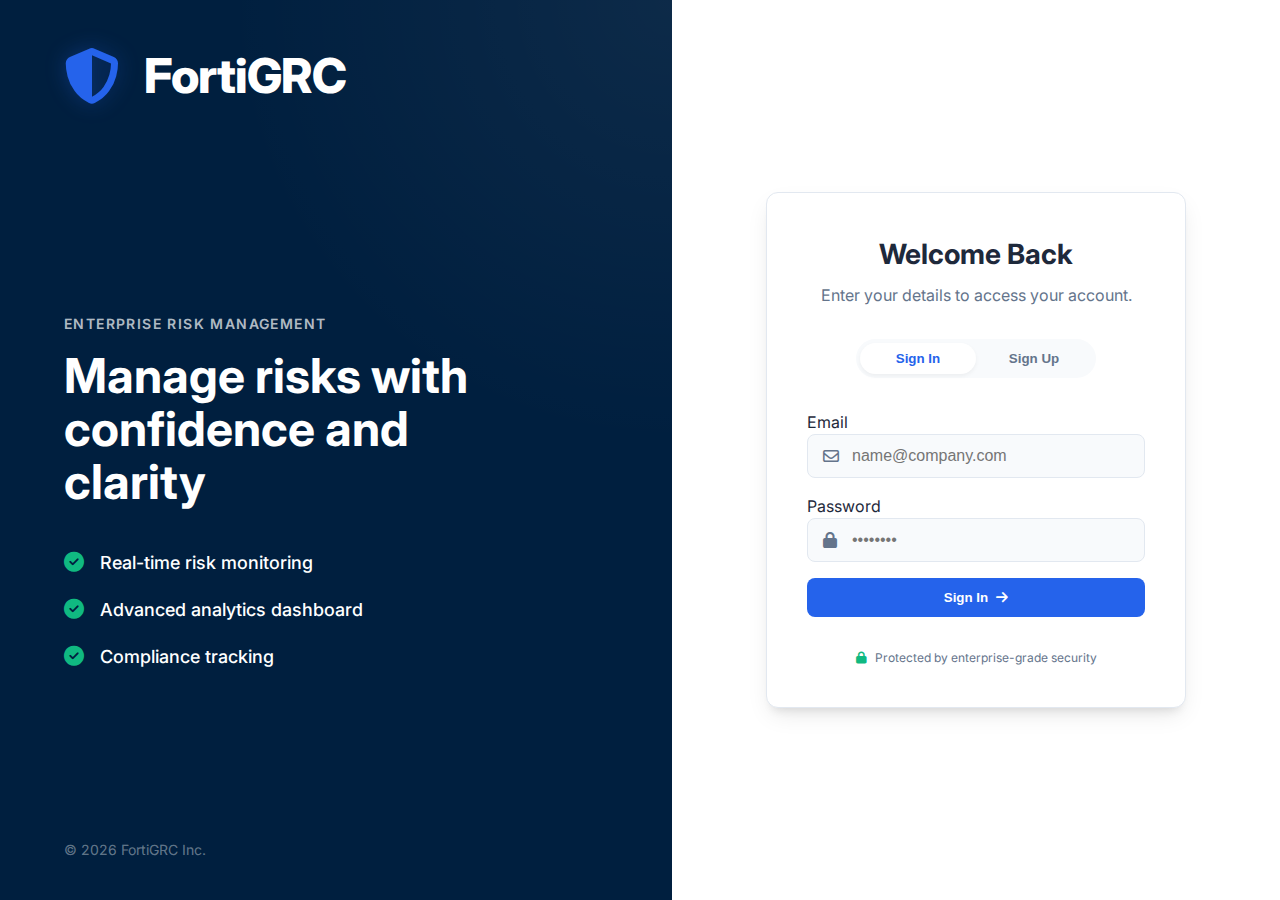
<file: assessments.html>
<!DOCTYPE html>
<html lang="en">

<head>
    <meta charset="UTF-8">
    <meta name="viewport" content="width=device-width, initial-scale=1.0">
    <title>Audit Workbench - FortiGRC</title>
    <link rel="stylesheet" href="https://cdnjs.cloudflare.com/ajax/libs/font-awesome/6.4.0/css/all.min.css">
    <link rel="stylesheet" href="css/styles.css">
    <link href="https://fonts.googleapis.com/css2?family=Inter:wght@400;500;600;700&display=swap" rel="stylesheet">
</head>

<body class="dash-body">

    <div class="app-shell">

        <!-- Sidebar -->
        <aside class="sidebar" id="sidebar">
            <div class="sidebar-header">
                <i class="fa-solid fa-shield-halved" style="color: var(--primary-color); margin-right: 10px;"></i>
                <span>FortiGRC</span>
            </div>

            <nav class="sidebar-nav">
                <a href="dashboard.html" class="nav-link">
                    <i class="fa-solid fa-border-all"></i> Dashboard
                </a>
                <a href="compliance.html" class="nav-link">
                    <i class="fa-solid fa-book"></i> Compliance
                </a>
                <a href="assessments.html" class="nav-link active">
                    <i class="fa-solid fa-clipboard-check"></i> Audit
                </a>
                <a href="risks.html" class="nav-link">
                    <i class="fa-solid fa-triangle-exclamation"></i> Risks
                </a>
                <a href="#" class="nav-link">
                    <i class="fa-solid fa-chart-simple"></i> Reports
                </a>
                <a href="#" class="nav-link">
                    <i class="fa-solid fa-gear"></i> Settings
                </a>
            </nav>

            <div class="sidebar-footer">
                <a href="#" id="logout-btn" class="nav-link" onclick="logout()">
                    <i class="fa-solid fa-right-from-bracket"></i> Logout
                </a>
            </div>
        </aside>

        <!-- Main Wrapper -->
        <div class="main-wrapper">

            <!-- Top Navbar -->
            <header class="top-navbar">
                <div class="page-title" style="font-weight: bold; font-size: 1.25rem;">Audit Workbench</div>
                <div class="user-profile flex items-center">
                    <div
                        style="height: 32px; width: 32px; background: var(--primary-color); border-radius: 50%; color: white; display: flex; align-items: center; justify-content: center; font-size: 12px; font-weight: bold;">
                        AD
                    </div>
                    <span style="margin-left: 10px; font-size: 0.875rem; color: var(--text-muted);"
                        class="user-email-display">admin@fortigrc.com</span>
                </div>
            </header>

            <!-- Main Content Area -->
            <main class="content-area">
                <div style="margin-bottom: var(--spacing-lg);">
                    <h2 style="font-size: 1.5rem; font-weight: bold; margin-bottom: 5px;">Control Assessments</h2>
                    <p style="color: var(--text-muted);">Manage implementation status and upload evidence.</p>
                </div>

                <div class="table-wrapper">
                    <table class="controls-table" id="assessment-table">
                        <thead>
                            <tr>
                                <th style="width: 100px;">Code</th>
                                <th>Control Details</th>
                                <th style="width: 150px;">Status</th>
                                <th style="width: 100px; text-align: right;">Action</th>
                            </tr>
                        </thead>
                        <tbody>
                            <!-- Rows loaded via JS -->
                        </tbody>
                    </table>
                </div>
            </main>
        </div>
    </div>

    <!-- Management Modal -->
    <div id="assessmentModal" class="modal-overlay hidden">
        <div class="modal-content">
            <div class="modal-header">
                <h3>Manage Assessment</h3>
                <button class="close-modal" onclick="closeModal()"><i class="fa-solid fa-xmark"></i></button>
            </div>
            <div class="modal-body">
                <div
                    style="margin-bottom: var(--spacing-lg); padding-bottom: var(--spacing-md); border-bottom: 1px dashed var(--border-color);">
                    <div id="modal-control-code"
                        style="font-size: 0.875rem; color: var(--primary-color); font-weight: bold; margin-bottom: 4px;">
                    </div>
                    <div id="modal-control-title" style="font-weight: 600; color: var(--text-main);"></div>
                </div>

                <form id="assessmentForm" onsubmit="saveAssessment(event)">
                    <input type="hidden" id="control-id">
                    <input type="hidden" id="assessment-id">

                    <!-- Status Section -->
                    <div class="form-group">
                        <label for="status" class="form-label">Implementation Status</label>
                        <select id="status" class="form-input">
                            <option value="Not Started">Not Started</option>
                            <option value="In Progress">In Progress</option>
                            <option value="Compliant">Compliant</option>
                            <option value="Non-Compliant">Non-Compliant</option>
                            <option value="Not Applicable">Not Applicable</option>
                        </select>
                    </div>

                    <div style="text-align: right; margin-bottom: var(--spacing-lg);">
                        <button type="submit" class="btn-primary" style="width: auto;">Save Status</button>
                    </div>
                </form>

                <!-- Evidence Section -->
                <div id="evidence-section" style="opacity: 0.5; pointer-events: none;">
                    <h4 style="font-size: 0.875rem; font-weight: 600; margin-bottom: var(--spacing-sm);">Evidence</h4>
                    <p style="font-size: 0.75rem; color: var(--text-muted); margin-bottom: var(--spacing-sm);">
                        Upload documents (PDF, IMG, TXT). *Save status first to enable.*
                    </p>

                    <div style="display: flex; gap: var(--spacing-sm); margin-bottom: var(--spacing-md);">
                        <input type="file" id="evidence-file" class="form-input" style="padding: 0.5rem;">
                        <button type="button" class="btn-primary" style="width: auto;"
                            onclick="uploadEvidence()">Upload</button>
                    </div>

                    <div id="evidence-list" class="evidence-list">
                        <!-- File items loaded here -->
                    </div>
                </div>
            </div>
        </div>
    </div>

    <script src="js/auth.js"></script>
    <script src="js/toast.js"></script>
    <script src="js/assessments.js"></script>
    <script>
        // Display user email
        document.addEventListener('DOMContentLoaded', () => {
            const email = localStorage.getItem('user_email');
            if (email) {
                const emailDisplay = document.querySelector('.user-email-display');
                if (emailDisplay) emailDisplay.textContent = email;
            }
        });
    </script>
</body>

</html>
</file>
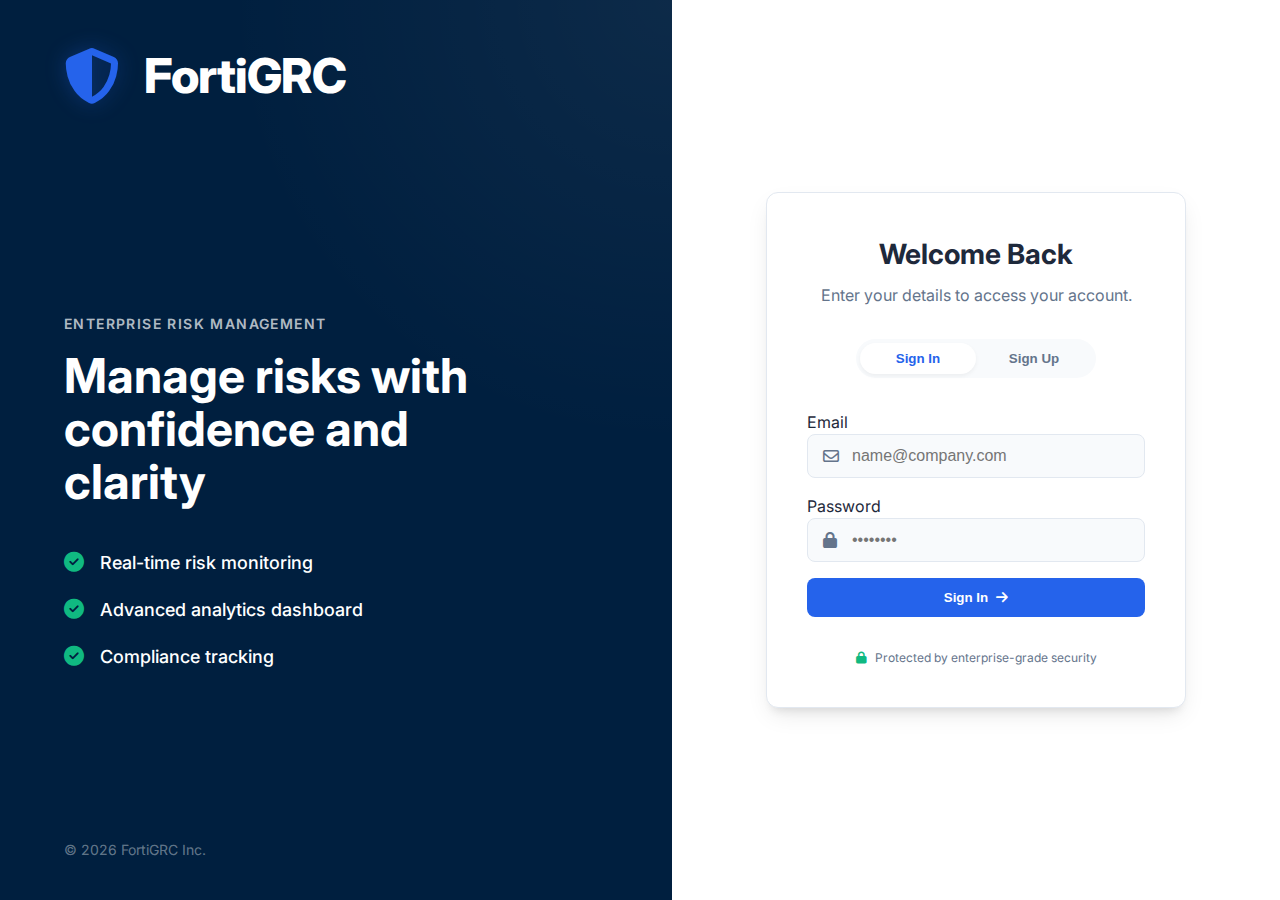
<file: compliance.html>
<!DOCTYPE html>
<html lang="en">

<head>
    <meta charset="UTF-8">
    <meta name="viewport" content="width=device-width, initial-scale=1.0">
    <title>Compliance Library - FortiGRC</title>
    <link rel="stylesheet" href="https://cdnjs.cloudflare.com/ajax/libs/font-awesome/6.4.0/css/all.min.css">
    <link rel="stylesheet" href="css/styles.css">
    <link href="https://fonts.googleapis.com/css2?family=Inter:wght@400;500;600;700&display=swap" rel="stylesheet">
</head>

<body class="dash-body">

    <div class="app-shell">

        <!-- Sidebar -->
        <aside class="sidebar" id="sidebar">
            <div class="sidebar-header">
                <i class="fa-solid fa-shield-halved" style="color: var(--primary-color); margin-right: 10px;"></i>
                <span>FortiGRC</span>
            </div>

            <nav class="sidebar-nav">
                <a href="dashboard.html" class="nav-link">
                    <i class="fa-solid fa-border-all"></i> Dashboard
                </a>
                <a href="compliance.html" class="nav-link active">
                    <i class="fa-solid fa-book"></i> Compliance
                </a>
                <a href="assessments.html" class="nav-link">
                    <i class="fa-solid fa-clipboard-check"></i> Audit
                </a>
                <a href="risks.html" class="nav-link">
                    <i class="fa-solid fa-triangle-exclamation"></i> Risks
                </a>
                <a href="#" class="nav-link">
                    <i class="fa-solid fa-chart-simple"></i> Reports
                </a>
                <a href="#" class="nav-link">
                    <i class="fa-solid fa-gear"></i> Settings
                </a>
            </nav>

            <div class="sidebar-footer">
                <a href="#" id="logout-btn" class="nav-link" onclick="logout()">
                    <i class="fa-solid fa-right-from-bracket"></i> Logout
                </a>
            </div>
        </aside>

        <!-- Main Wrapper -->
        <div class="main-wrapper">

            <!-- Top Navbar -->
            <header class="top-navbar">
                <div class="page-title" style="font-weight: bold; font-size: 1.25rem;">Compliance Library</div>
                <div class="user-profile flex items-center">
                    <div
                        style="height: 32px; width: 32px; background: var(--primary-color); border-radius: 50%; color: white; display: flex; align-items: center; justify-content: center; font-size: 12px; font-weight: bold;">
                        AD
                    </div>
                    <span style="margin-left: 10px; font-size: 0.875rem; color: var(--text-muted);"
                        class="user-email-display">admin@fortigrc.com</span>
                </div>
            </header>

            <!-- Main Content Area -->
            <main class="content-area">
                <div style="margin-bottom: var(--spacing-lg);">
                    <h2 style="font-size: 1.5rem; font-weight: bold; margin-bottom: 5px;">JNCSF Compliance Library</h2>
                    <p style="color: var(--text-muted);">Explore the Domain, SubDomain, and Controls hierarchy.</p>
                </div>

                <div id="framework-container" class="framework-container">
                    <!-- Dynamic Content Will Be Loaded Here -->
                    <div class="loading-spinner">Loading framework...</div>
                </div>
            </main>
        </div>
    </div>

    <script src="js/auth.js"></script>
    <script src="js/compliance.js"></script>
    <script>
        // Display user email
        document.addEventListener('DOMContentLoaded', () => {
            const email = localStorage.getItem('user_email');
            if (email) {
                const emailDisplay = document.querySelector('.user-email-display');
                if (emailDisplay) emailDisplay.textContent = email;
            }
        });
    </script>
</body>

</html>
</file>
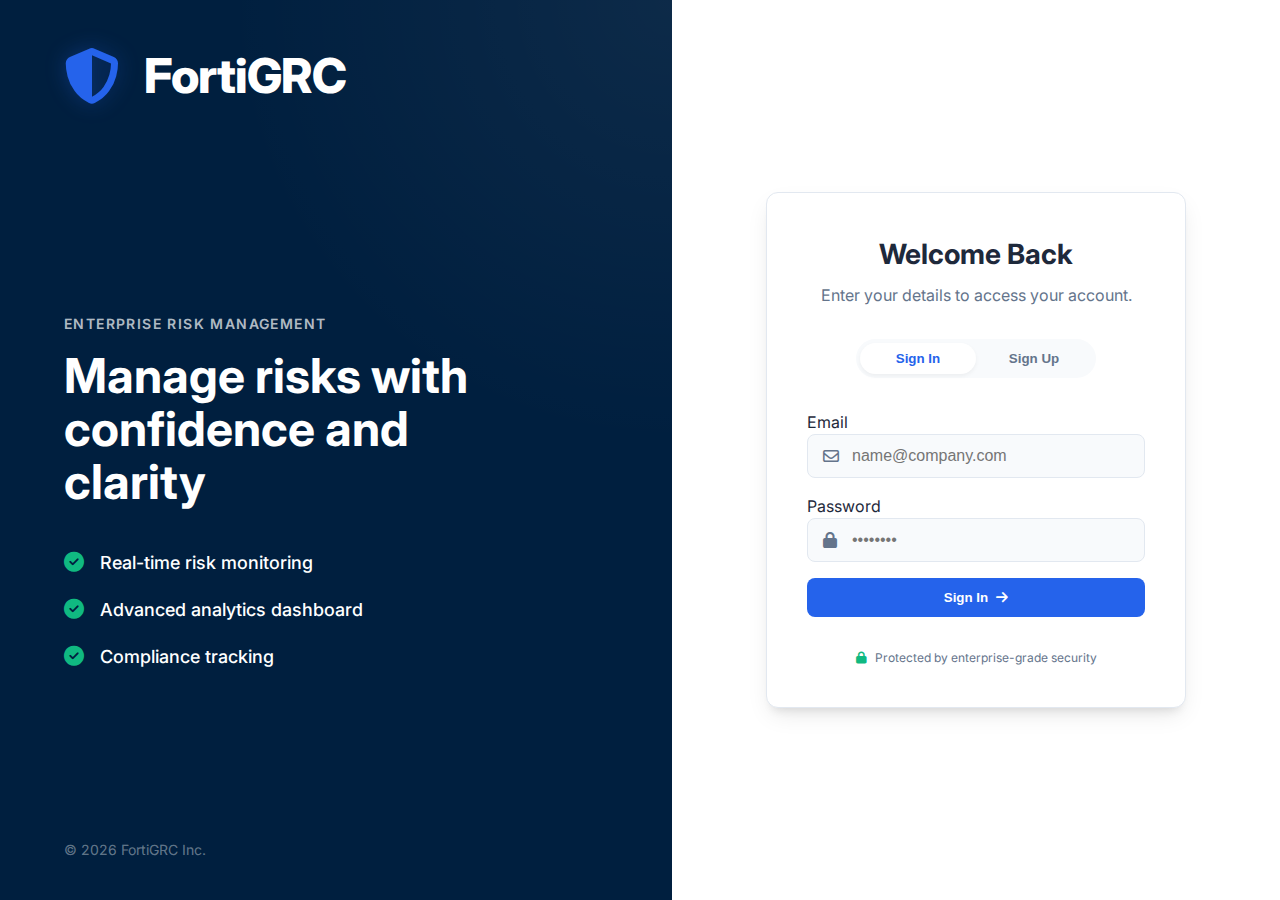
<file: login.html>
<!DOCTYPE html>
<html lang="en">

<head>
    <meta charset="UTF-8">
    <meta name="viewport" content="width=device-width, initial-scale=1.0">
    <title>FortiGRC - Enterprise Risk Management</title>
    <link rel="stylesheet" href="css/styles.css">
    <link href="https://fonts.googleapis.com/css2?family=Inter:wght@400;500;600;700&display=swap" rel="stylesheet">
    <link rel="stylesheet" href="https://cdnjs.cloudflare.com/ajax/libs/font-awesome/6.4.0/css/all.min.css">
</head>

<body>

    <div class="split-screen-container">

        <div class="left-pane">
            <div class="brand-header">
                <i class="fa-solid fa-shield-halved brand-logo"></i>
                <span class="brand-name">FortiGRC</span>
            </div>

            <div class="hero-content">
                <p class="tagline">ENTERPRISE RISK MANAGEMENT</p>
                <h1 class="hero-heading">Manage risks with confidence and clarity</h1>

                <ul class="feature-list">
                    <li>
                        <i class="fa-solid fa-circle-check"></i>
                        <span>Real-time risk monitoring</span>
                    </li>
                    <li>
                        <i class="fa-solid fa-circle-check"></i>
                        <span>Advanced analytics dashboard</span>
                    </li>
                    <li>
                        <i class="fa-solid fa-circle-check"></i>
                        <span>Compliance tracking</span>
                    </li>
                </ul>
            </div>

            <div class="footer-copy">
                &copy; 2026 FortiGRC Inc.
            </div>
        </div>

        <div class="right-pane">
            <div class="auth-card">

                <div class="auth-header">
                    <h2 id="form-title">Welcome Back</h2>
                    <p id="form-subtitle">Enter your details to access your account.</p>
                </div>

                <div class="auth-toggle-wrapper">
                    <div class="auth-toggle">
                        <button id="tab-login" class="toggle-btn active" onclick="switchTab('login')">Sign In</button>
                        <button id="tab-register" class="toggle-btn" onclick="switchTab('register')">Sign Up</button>
                    </div>
                </div>

                <div id="message-box" class="error-message"></div>

                <form id="loginForm" onsubmit="handleLogin(event)">
                    <div class="form-group">
                        <label for="login-email">Email</label>
                        <div class="input-wrapper">
                            <i class="fa-regular fa-envelope input-icon"></i>
                            <input type="email" id="login-email" placeholder="name@company.com" required>
                        </div>
                    </div>

                    <div class="form-group">
                        <label for="login-password">Password</label>
                        <div class="input-wrapper">
                            <i class="fa-solid fa-lock input-icon"></i>
                            <input type="password" id="login-password" placeholder="••••••••" required>
                        </div>
                    </div>

                    <button type="submit" class="btn-primary">
                        Sign In <i class="fa-solid fa-arrow-right"></i>
                    </button>
                </form>

                <form id="registerForm" class="hidden" onsubmit="handleRegister(event)">

                    <div class="name-row">
                        <div class="form-group">
                            <label for="reg-first">First Name</label>
                            <div class="input-wrapper">
                                <i class="fa-regular fa-user input-icon"></i>
                                <input type="text" id="reg-first" placeholder="John" required>
                            </div>
                        </div>
                        <div class="form-group">
                            <label for="reg-last">Last Name</label>
                            <div class="input-wrapper">
                                <i class="fa-regular fa-user input-icon"></i>
                                <input type="text" id="reg-last" placeholder="Doe" required>
                            </div>
                        </div>
                    </div>

                    <div class="form-group">
                        <label for="reg-email">Email</label>
                        <div class="input-wrapper">
                            <i class="fa-regular fa-envelope input-icon"></i>
                            <input type="email" id="reg-email" placeholder="name@company.com" required>
                        </div>
                    </div>

                    <div class="form-group">
                        <label for="reg-password">Password</label>
                        <div class="input-wrapper">
                            <i class="fa-solid fa-lock input-icon"></i>
                            <input type="password" id="reg-password" placeholder="Create a password" required>
                        </div>
                    </div>

                    <button type="submit" class="btn-primary">
                        Create Account <i class="fa-solid fa-arrow-right"></i>
                    </button>
                </form>

                <div class="security-footer">
                    <i class="fa-solid fa-lock"></i>
                    <span>Protected by enterprise-grade security</span>
                </div>

            </div>
        </div>
    </div>

    <script src="js/auth.js"></script>
    <script>
        // UI Toggle Logic
        function switchTab(tab) {
            const loginForm = document.getElementById('loginForm');
            const registerForm = document.getElementById('registerForm');
            const tabLogin = document.getElementById('tab-login');
            const tabRegister = document.getElementById('tab-register');
            const title = document.getElementById('form-title');
            const subtitle = document.getElementById('form-subtitle');
            const msgBox = document.getElementById('message-box');

            // Reset Error
            if (msgBox) msgBox.style.display = 'none';

            if (tab === 'register') {
                loginForm.classList.add('hidden');
                registerForm.classList.remove('hidden');
                tabLogin.classList.remove('active');
                tabRegister.classList.add('active');
                title.textContent = "Create an Account";
                subtitle.textContent = "Start managing your enterprise risk today.";
            } else {
                registerForm.classList.add('hidden');
                loginForm.classList.remove('hidden');
                tabRegister.classList.remove('active');
                tabLogin.classList.add('active');
                title.textContent = "Welcome Back";
                subtitle.textContent = "Enter your details to access your account.";
            }
        }
    </script>
</body>

</html>
</file>
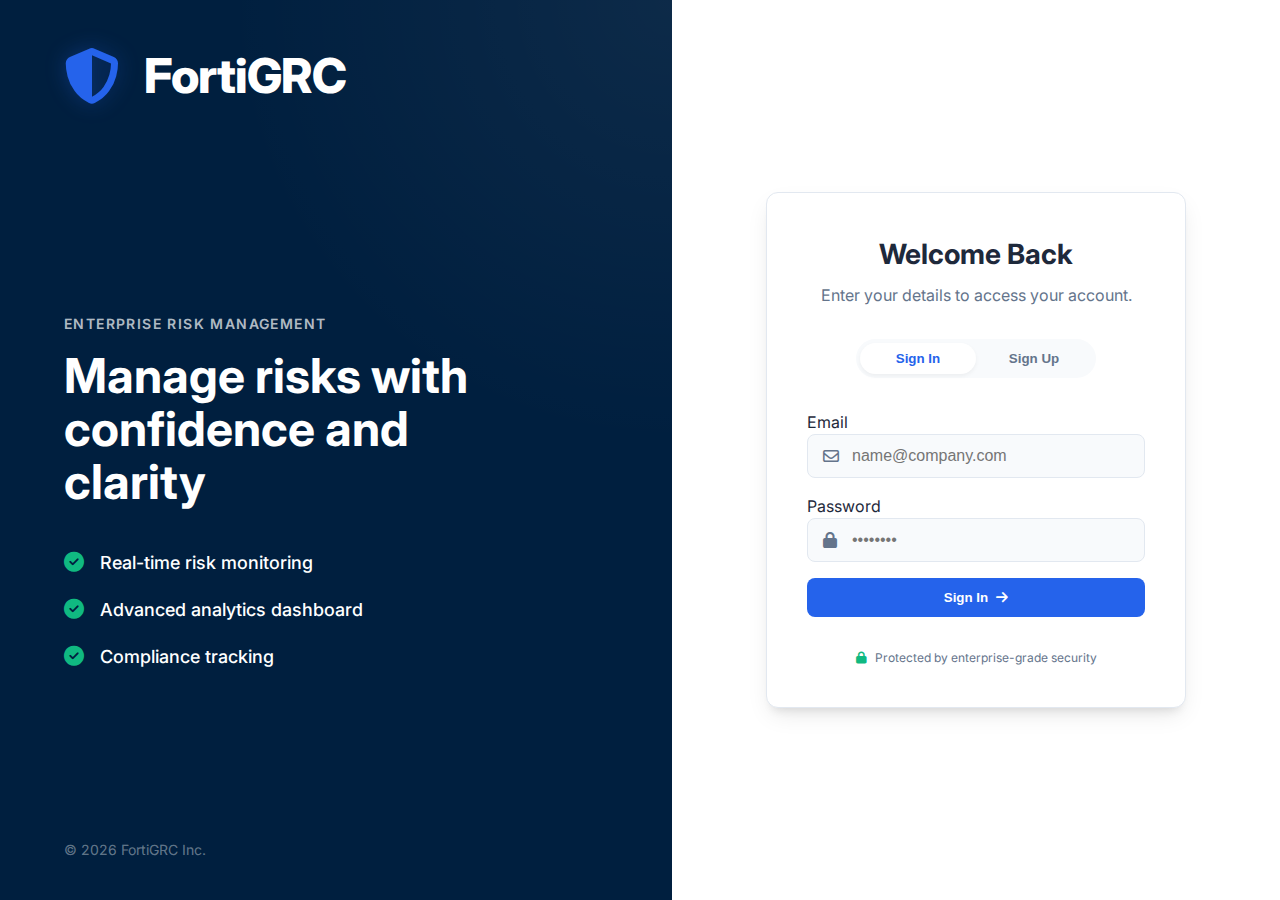
<file: reports.html>
<!DOCTYPE html>
<html lang="en">

<head>
    <meta charset="UTF-8">
    <meta name="viewport" content="width=device-width, initial-scale=1.0">
    <title>Executive Report - FortiGRC</title>
    <link rel="stylesheet" href="https://cdnjs.cloudflare.com/ajax/libs/font-awesome/6.4.0/css/all.min.css">
    <link rel="stylesheet" href="css/styles.css">
    <link href="https://fonts.googleapis.com/css2?family=Inter:wght@400;500;600;700&display=swap" rel="stylesheet">
    <style>
        /* Report Specific Styles */
        .report-paper {
            background: white;
            padding: var(--spacing-xl);
            max-width: 800px;
            margin: 0 auto;
            border: 1px solid var(--border-color);
            box-shadow: var(--shadow-sm);
        }

        .report-header {
            text-align: center;
            margin-bottom: var(--spacing-xl);
            border-bottom: 2px solid var(--primary-color);
            padding-bottom: var(--spacing-md);
        }

        .report-section {
            margin-bottom: var(--spacing-xl);
        }

        .report-section h3 {
            font-size: 1.25rem;
            color: var(--text-main);
            border-bottom: 1px solid var(--border-color);
            padding-bottom: var(--spacing-sm);
            margin-bottom: var(--spacing-md);
        }

        .score-display {
            text-align: center;
            font-size: 3rem;
            font-weight: bold;
            color: var(--primary-color);
        }

        /* Print Styles */
        @media print {

            .sidebar,
            .top-navbar,
            .no-print {
                display: none !important;
            }

            .main-wrapper {
                margin: 0;
                padding: 0;
                background: white;
            }

            .content-area {
                padding: 0;
            }

            .report-paper {
                box-shadow: none;
                border: none;
                max-width: 100%;
                margin: 0;
                padding: 0;
            }

            body {
                background: white;
            }
        }
    </style>
</head>

<body class="dash-body">

    <div class="app-shell">

        <aside class="sidebar" id="sidebar">
            <div class="sidebar-header">
                <i class="fa-solid fa-shield-halved" style="color: var(--primary-color); margin-right: 10px;"></i>
                <span>FortiGRC</span>
            </div>

            <nav class="sidebar-nav">
                <a href="dashboard.html" class="nav-link">
                    <i class="fa-solid fa-border-all"></i> Dashboard
                </a>
                <a href="compliance.html" class="nav-link">
                    <i class="fa-solid fa-book"></i> Compliance
                </a>
                <a href="assessments.html" class="nav-link">
                    <i class="fa-solid fa-clipboard-check"></i> Audit
                </a>
                <a href="risks.html" class="nav-link">
                    <i class="fa-solid fa-triangle-exclamation"></i> Risks
                </a>
                <a href="reports.html" class="nav-link active">
                    <i class="fa-solid fa-chart-simple"></i> Reports
                </a>
                <a href="settings.html" class="nav-link">
                    <i class="fa-solid fa-gear"></i> Settings
                </a>
            </nav>

            <div class="sidebar-footer">
                <a href="#" id="logout-btn" class="nav-link" onclick="logout()">
                    <i class="fa-solid fa-right-from-bracket"></i> Logout
                </a>
            </div>
        </aside>

        <div class="main-wrapper">

            <header class="top-navbar">
                <div class="page-title" style="font-weight: bold; font-size: 1.25rem;">Reports Center</div>
                <div class="user-profile flex items-center">
                    <div
                        style="height: 32px; width: 32px; background: var(--primary-color); border-radius: 50%; color: white; display: flex; align-items: center; justify-content: center; font-size: 12px; font-weight: bold;">
                        AD
                    </div>
                    <span style="margin-left: 10px; font-size: 0.875rem; color: var(--text-muted);"
                        class="user-email-display">admin@fortigrc.com</span>
                </div>
            </header>

            <main class="content-area">

                <div class="no-print"
                    style="max-width: 800px; margin: 0 auto; margin-bottom: var(--spacing-md); display: flex; justify-content: flex-end;">
                    <button class="btn-primary" style="width: auto;" onclick="window.print()">
                        <i class="fa-solid fa-print mr-2"></i> Print to PDF
                    </button>
                </div>

                <div class="report-paper">

                    <div class="report-header">
                        <h2>Executive Security Report</h2>
                        <p style="color: var(--text-muted); margin-top: 5px;">Generated on <span
                                id="report-date"></span></p>
                    </div>

                    <div class="report-section">
                        <h3>Executive Summary</h3>
                        <p style="margin-bottom: var(--spacing-md);">
                            This report provides a high-level overview of the organization's current compliance posture
                            and risk landscape.
                        </p>
                        <div
                            style="background: var(--background-color); padding: var(--spacing-lg); border-radius: var(--radius-md); text-align: center;">
                            <p
                                style="text-transform: uppercase; font-size: 0.875rem; color: var(--text-muted); font-weight: 600;">
                                Overall Compliance Score</p>
                            <div class="score-display" id="compliance-score">--%</div>
                        </div>
                    </div>

                    <div class="report-section">
                        <h3>Top Cyber Risks</h3>
                        <table class="controls-table">
                            <thead>
                                <tr>
                                    <th>Asset</th>
                                    <th>Threat</th>
                                    <th>Score</th>
                                </tr>
                            </thead>
                            <tbody id="top-risks-body">
                                <tr>
                                    <td colspan="3">Loading risks...</td>
                                </tr>
                            </tbody>
                        </table>
                    </div>

                    <div class="report-section">
                        <h3>Compliance Gaps</h3>
                        <p style="margin-bottom: var(--spacing-sm); font-size: 0.875rem; color: var(--text-muted);">
                            The following controls require immediate attention:
                        </p>
                        <table class="controls-table">
                            <thead>
                                <tr>
                                    <th>Control Code</th>
                                    <th>Title</th>
                                </tr>
                            </thead>
                            <tbody id="compliance-gaps-body">
                                <tr>
                                    <td colspan="2">Loading gaps...</td>
                                </tr>
                            </tbody>
                        </table>
                    </div>

                </div>

            </main>
        </div>
    </div>

    <script src="js/auth.js"></script>
    <script src="js/reports.js"></script>
    <script>
        // Display user email & Date
        document.addEventListener('DOMContentLoaded', () => {
            const email = localStorage.getItem('user_email');
            if (email) {
                const emailDisplay = document.querySelector('.user-email-display');
                if (emailDisplay) emailDisplay.textContent = email;
            }
            // Set Report Date
            const today = new Date().toLocaleDateString();
            document.getElementById('report-date').textContent = today;
        });
    </script>
</body>

</html>
</file>
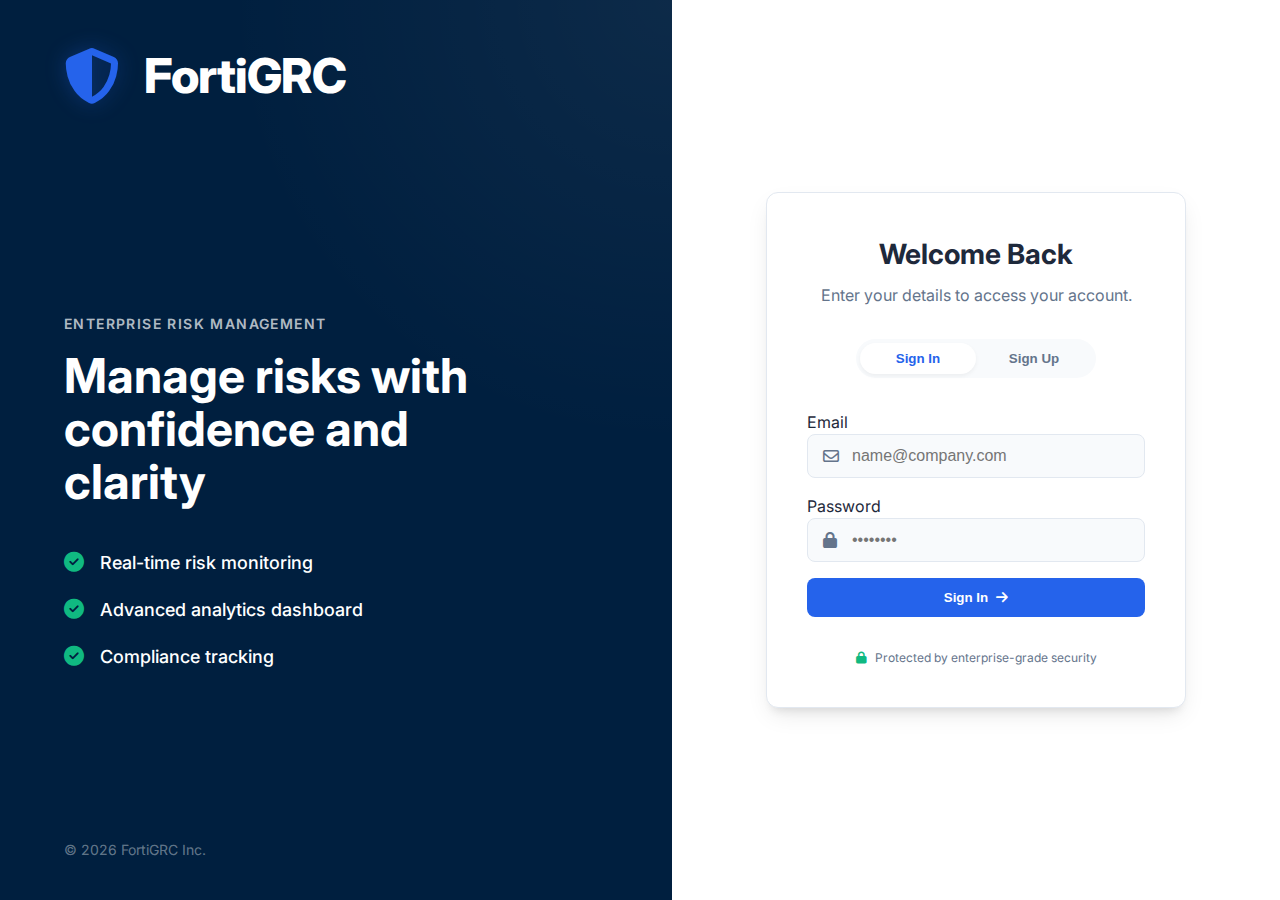
<file: risks.html>
<!DOCTYPE html>
<html lang="en">

<head>
    <meta charset="UTF-8">
    <meta name="viewport" content="width=device-width, initial-scale=1.0">
    <title>Risk Registry - FortiGRC</title>
    <link rel="stylesheet" href="https://cdnjs.cloudflare.com/ajax/libs/font-awesome/6.4.0/css/all.min.css">
    <link rel="stylesheet" href="css/styles.css">
    <link href="https://fonts.googleapis.com/css2?family=Inter:wght@400;500;600;700&display=swap" rel="stylesheet">
</head>

<body class="dash-body">

    <div class="app-shell">

        <!-- Sidebar -->
        <aside class="sidebar" id="sidebar">
            <div class="sidebar-header">
                <i class="fa-solid fa-shield-halved" style="color: var(--primary-color); margin-right: 10px;"></i>
                <span>FortiGRC</span>
            </div>

            <nav class="sidebar-nav">
                <a href="dashboard.html" class="nav-link">
                    <i class="fa-solid fa-border-all"></i> Dashboard
                </a>
                <a href="compliance.html" class="nav-link">
                    <i class="fa-solid fa-book"></i> Compliance
                </a>
                <a href="assessments.html" class="nav-link">
                    <i class="fa-solid fa-clipboard-check"></i> Audit
                </a>
                <a href="risks.html" class="nav-link active">
                    <i class="fa-solid fa-triangle-exclamation"></i> Risks
                </a>
                <a href="reports.html" class="nav-link">
                    <i class="fa-solid fa-chart-simple"></i> Reports
                </a>
                <a href="settings.html" class="nav-link">
                    <i class="fa-solid fa-gear"></i> Settings
                </a>
            </nav>

            <div class="sidebar-footer">
                <a href="#" id="logout-btn" class="nav-link" onclick="logout()">
                    <i class="fa-solid fa-right-from-bracket"></i> Logout
                </a>
            </div>
        </aside>

        <!-- Main Wrapper -->
        <div class="main-wrapper">

            <!-- Top Navbar -->
            <header class="top-navbar">
                <div class="page-title" style="font-weight: bold; font-size: 1.25rem;">Risk Registry</div>
                <div class="user-profile flex items-center">
                    <div
                        style="height: 32px; width: 32px; background: var(--primary-color); border-radius: 50%; color: white; display: flex; align-items: center; justify-content: center; font-size: 12px; font-weight: bold;">
                        AD
                    </div>
                    <span style="margin-left: 10px; font-size: 0.875rem; color: var(--text-muted);"
                        class="user-email-display">admin@fortigrc.com</span>
                </div>
            </header>

            <!-- Main Content Area -->
            <main class="content-area">
                <div
                    style="display: flex; justify-content: space-between; align-items: center; margin-bottom: var(--spacing-lg);">
                    <div>
                        <h2 style="font-size: 1.5rem; font-weight: bold; margin-bottom: 5px;">Manage Risks</h2>
                        <p style="color: var(--text-muted);">Identify, assess, and mitigate risks across your
                            organization.</p>
                    </div>
                    <!--- Buttons Here -->
                    <div style="display: flex; gap: var(--spacing-sm);">
                        <button class="btn-secondary" onclick="openAssetModal()">
                            <i class="fa-solid fa-layer-group mr-2"></i> Manage Assets
                        </button>
                        <button class="btn-primary" style="width: auto;" onclick="openModal()">
                            <i class="fa-solid fa-plus mr-2"></i> Add Risk
                        </button>
                    </div>
                </div>

                <div class="table-wrapper">
                    <table class="controls-table" id="risk-table">
                        <thead>
                            <tr>
                                <th>Asset</th>
                                <th>Threat</th>
                                <th>Vulnerability</th>
                                <th>Likelihood</th>
                                <th>Impact</th>
                                <th>Score</th>
                                <th>Status</th>
                            </tr>
                        </thead>
                        <tbody>
                            <!-- Rows loaded via JS -->
                        </tbody>
                    </table>
                </div>
            </main>
        </div>
    </div>

    <!-- Add Risk Modal -->
    <div id="riskModal" class="modal-overlay hidden">
        <div class="modal-content">
            <div class="modal-header">
                <h3>Add New Risk</h3>
                <button class="close-modal" onclick="closeModal()"><i class="fa-solid fa-xmark"></i></button>
            </div>
            <div class="modal-body">
                <form id="addRiskForm" onsubmit="createRisk(event)">
                    <div class="form-group">
                        <label for="asset" class="form-label">Asset</label>
                        <select id="asset" class="form-input" required>
                            <option value="">Select an Asset...</option>
                        </select>
                    </div>

                    <div class="form-group">
                        <label for="threat" class="form-label">Threat</label>
                        <input type="text" id="threat" class="form-input" required placeholder="e.g. Malware Infection">
                    </div>

                    <div class="form-group">
                        <label for="vulnerability" class="form-label">Vulnerability</label>
                        <input type="text" id="vulnerability" class="form-input" required
                            placeholder="e.g. Unpatched OS">
                    </div>

                    <div style="display: grid; grid-template-columns: 1fr 1fr; gap: var(--spacing-md);">
                        <div class="form-group">
                            <label for="likelihood" class="form-label">Likelihood (1-5)</label>
                            <input type="number" id="likelihood" class="form-input" min="1" max="5" required>
                        </div>
                        <div class="form-group">
                            <label for="impact" class="form-label">Impact (1-5)</label>
                            <input type="number" id="impact" class="form-input" min="1" max="5" required>
                        </div>
                    </div>

                    <div class="form-group">
                        <label for="status" class="form-label">Status</label>
                        <select id="status" class="form-input">
                            <option value="OPEN">Open</option>
                            <option value="MITIGATED">Mitigated</option>
                            <option value="ACCEPTED">Accepted</option>
                        </select>
                    </div>

                    <div class="form-actions"
                        style="display: flex; justify-content: flex-end; gap: var(--spacing-sm); margin-top: var(--spacing-lg);">
                        <button type="button" class="btn-secondary" onclick="closeModal()">Cancel</button>
                        <button type="submit" class="btn-primary" style="width: auto;">Save Risk</button>
                    </div>
                </form>
            </div>
        </div>
    </div>

    <!-- Asset Manager Modal -->
    <div id="assetModal" class="modal-overlay hidden">
        <div class="modal-content" style="max-width: 800px;">
            <div class="modal-header">
                <h3>Manage Assets</h3>
                <button class="close-modal" onclick="closeAssetModal()"><i class="fa-solid fa-xmark"></i></button>
            </div>
            <div class="modal-body"
                style="display: grid; grid-template-columns: 1fr 1fr; gap: var(--spacing-lg); max-height: 60vh; overflow-y: auto;">

                <!-- Left Column: Asset List -->
                <div>
                    <h4 style="margin-bottom: var(--spacing-sm);">Existing Assets</h4>
                    <table class="controls-table" style="font-size: 0.875rem;">
                        <thead>
                            <tr>
                                <th>Name</th>
                                <th>Value</th>
                                <th style="width: 60px;">Action</th>
                            </tr>
                        </thead>
                        <tbody id="asset-list-body">
                            <!-- Rows loaded via JS -->
                        </tbody>
                    </table>
                </div>

                <!-- Right Column: Add Form -->
                <div>
                    <h4 style="margin-bottom: var(--spacing-sm);">Add New Asset</h4>
                    <form id="createAssetForm" onsubmit="createAsset(event)"
                        style="background: var(--bg-secondary); padding: var(--spacing-md); border-radius: var(--radius-md);">
                        <div class="form-group">
                            <label for="new-asset-name" class="form-label">Name</label>
                            <input type="text" id="new-asset-name" class="form-input" required
                                placeholder="e.g. Database Server">
                        </div>

                        <div class="form-group">
                            <label for="new-asset-value" class="form-label">Value</label>
                            <select id="new-asset-value" class="form-input" required>
                                <option value="LOW">Low</option>
                                <option value="MEDIUM">Medium</option>
                                <option value="MEDIUM">High</option>
                                <option value="CRITICAL">Critical</option>
                            </select>
                        </div>

                        <div class="form-group">
                            <label for="new-asset-desc" class="form-label">Description</label>
                            <textarea id="new-asset-desc" class="form-input" rows="3"
                                placeholder="Brief description..."></textarea>
                        </div>

                        <button type="submit" class="btn-primary" style="width: 100%; margin-top: var(--spacing-sm);">
                            Add Asset
                        </button>
                    </form>
                </div>
            </div>
        </div>
    </div>

    <script src="js/auth.js"></script>
    <script src="js/toast.js"></script>
    <script src="js/risks.js"></script>
    <script>
        // Display user email
        document.addEventListener('DOMContentLoaded', () => {
            const email = localStorage.getItem('user_email');
            if (email) {
                const emailDisplay = document.querySelector('.user-email-display');
                if (emailDisplay) emailDisplay.textContent = email;
            }
        });
    </script>
</body>

</html>
</file>
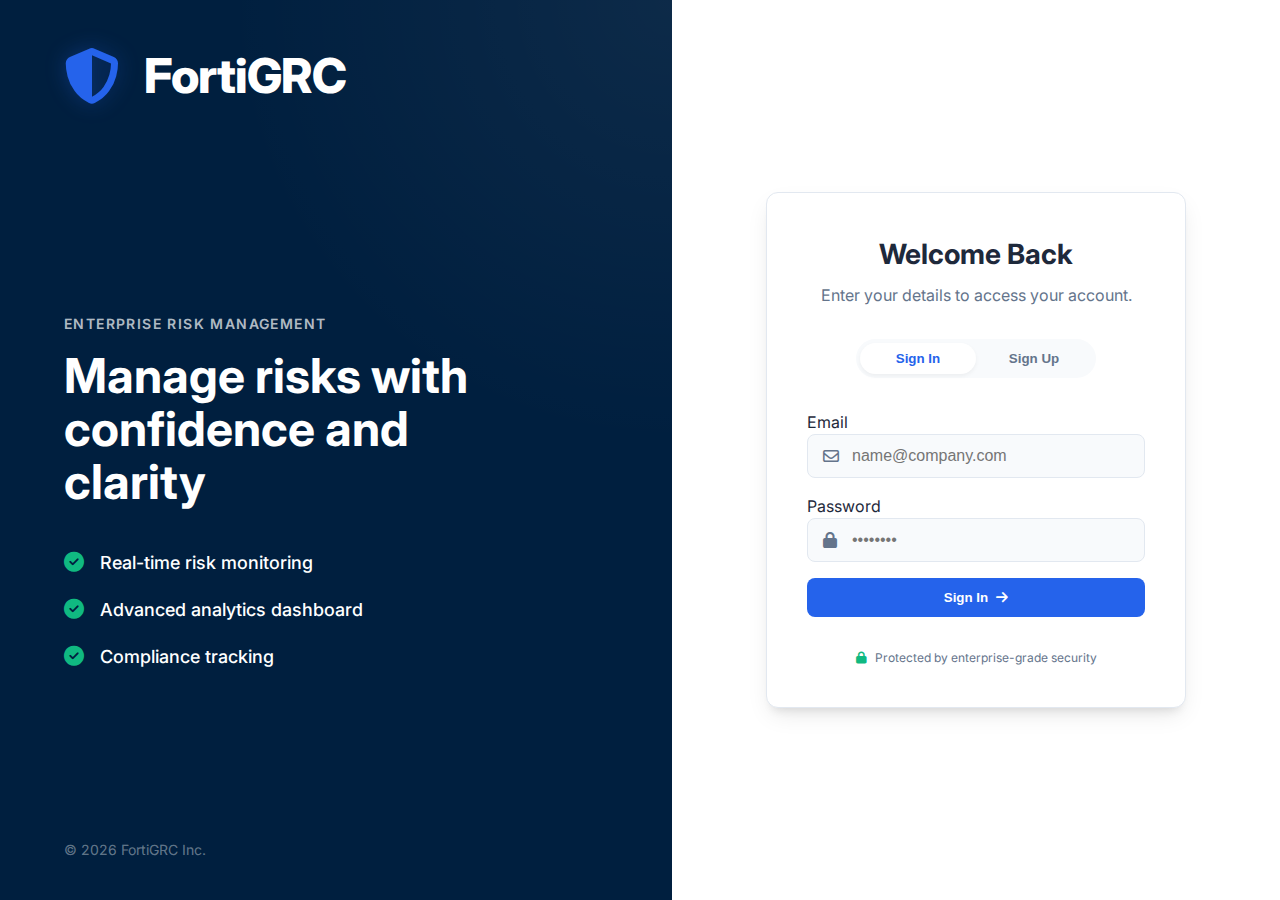
<file: settings.html>
<!DOCTYPE html>
<html lang="en">

<head>
    <meta charset="UTF-8">
    <meta name="viewport" content="width=device-width, initial-scale=1.0">
    <title>Settings - FortiGRC</title>
    <link rel="stylesheet" href="https://cdnjs.cloudflare.com/ajax/libs/font-awesome/6.4.0/css/all.min.css">
    <link rel="stylesheet" href="css/styles.css">
    <link href="https://fonts.googleapis.com/css2?family=Inter:wght@400;500;600;700&display=swap" rel="stylesheet">
</head>

<body class="dash-body">

    <div class="app-shell">

        <!-- Sidebar -->
        <aside class="sidebar" id="sidebar">
            <div class="sidebar-header">
                <i class="fa-solid fa-shield-halved" style="color: var(--primary-color); margin-right: 10px;"></i>
                <span>FortiGRC</span>
            </div>

            <nav class="sidebar-nav">
                <a href="dashboard.html" class="nav-link">
                    <i class="fa-solid fa-border-all"></i> Dashboard
                </a>
                <a href="compliance.html" class="nav-link">
                    <i class="fa-solid fa-book"></i> Compliance
                </a>
                <a href="assessments.html" class="nav-link">
                    <i class="fa-solid fa-clipboard-check"></i> Audit
                </a>
                <a href="risks.html" class="nav-link">
                    <i class="fa-solid fa-triangle-exclamation"></i> Risks
                </a>
                <a href="reports.html" class="nav-link">
                    <i class="fa-solid fa-chart-simple"></i> Reports
                </a>
                <a href="settings.html" class="nav-link active">
                    <i class="fa-solid fa-gear"></i> Settings
                </a>
            </nav>

            <div class="sidebar-footer">
                <a href="#" id="logout-btn" class="nav-link" onclick="logout()">
                    <i class="fa-solid fa-right-from-bracket"></i> Logout
                </a>
            </div>
        </aside>

        <!-- Main Wrapper -->
        <div class="main-wrapper">

            <!-- Top Navbar -->
            <header class="top-navbar">
                <div class="page-title" style="font-weight: bold; font-size: 1.25rem;">Settings</div>
                <div class="user-profile flex items-center">
                    <div
                        style="height: 32px; width: 32px; background: var(--primary-color); border-radius: 50%; color: white; display: flex; align-items: center; justify-content: center; font-size: 12px; font-weight: bold;">
                        AD
                    </div>
                    <span style="margin-left: 10px; font-size: 0.875rem; color: var(--text-muted);"
                        class="user-email-display">admin@fortigrc.com</span>
                </div>
            </header>

            <!-- Main Content Area -->
            <main class="content-area">

                <div style="max-width: 900px; margin: 0 auto;">
                    <h2 style="font-size: 1.5rem; margin-bottom: var(--spacing-lg);">Settings</h2>

                    <div
                        style="display: grid; grid-template-columns: repeat(auto-fit, minmax(400px, 1fr)); gap: var(--spacing-lg);">

                        <!-- Profile Information Card -->
                        <div class="card"
                            style="background: white; padding: var(--spacing-xl); border-radius: var(--radius-lg); border: 1px solid var(--border-color); box-shadow: var(--shadow-sm);">
                            <h3
                                style="font-size: 1.125rem; margin-bottom: var(--spacing-md); border-bottom: 1px solid var(--border-color); padding-bottom: var(--spacing-sm);">
                                Profile Information
                            </h3>
                            <form id="profileForm" onsubmit="handleProfileUpdate(event)">
                                <div style="display: grid; grid-template-columns: 1fr 1fr; gap: var(--spacing-md);">
                                    <div class="form-group">
                                        <label class="form-label">First Name</label>
                                        <input type="text" id="first-name" class="form-input">
                                    </div>
                                    <div class="form-group">
                                        <label class="form-label">Last Name</label>
                                        <input type="text" id="last-name" class="form-input">
                                    </div>
                                </div>

                                <div class="form-group">
                                    <label class="form-label">Email Address</label>
                                    <input type="email" id="email" class="form-input">
                                </div>

                                <button type="submit" class="btn-primary"
                                    style="margin-top: var(--spacing-md); width: auto;">
                                    Save Changes
                                </button>
                            </form>
                        </div>

                        <!-- Account Security Card -->
                        <div class="card"
                            style="background: white; padding: var(--spacing-xl); border-radius: var(--radius-lg); border: 1px solid var(--border-color); box-shadow: var(--shadow-sm);">
                            <h3
                                style="font-size: 1.125rem; margin-bottom: var(--spacing-md); border-bottom: 1px solid var(--border-color); padding-bottom: var(--spacing-sm);">
                                Account Security
                            </h3>
                            <form id="changePasswordForm" onsubmit="handlePasswordChange(event)">
                                <div class="form-group">
                                    <label class="form-label">Current Password</label>
                                    <input type="password" id="current-password" class="form-input" required>
                                </div>
                                <div class="form-group">
                                    <label class="form-label">New Password</label>
                                    <input type="password" id="new-password" class="form-input" required>
                                </div>
                                <div class="form-group">
                                    <label class="form-label">Confirm Password</label>
                                    <input type="password" id="confirm-password" class="form-input" required>
                                </div>
                                <button type="submit" class="btn-secondary"
                                    style="margin-top: var(--spacing-md); width: auto; color: var(--danger-color); border-color: var(--danger-color);">
                                    Update Password
                                </button>
                            </form>
                        </div>
                    </div>
                </div>

            </main>
        </div>
    </div>

    <script src="js/auth.js"></script>
    <script src="js/toast.js"></script> <!-- Import Toast -->
    <script src="js/settings.js"></script>
    <script>
        // Display user email
        document.addEventListener('DOMContentLoaded', () => {
            const email = localStorage.getItem('user_email');
            if (email) {
                const emailDisplay = document.querySelector('.user-email-display');
                if (emailDisplay) emailDisplay.textContent = email;
            }
        });
    </script>
</body>

</html>
</file>
<file: css/styles.css>
/* =========================================
   1. CORE VARIABLES & RESET (EXISTING)
   ========================================= */
:root {
    /* Colors - Corporate Blue/Grey Theme */
    --primary-color: #2563eb;
    /* Blue 600 */
    --primary-hover: #1d4ed8;
    /* Blue 700 */
    --secondary-color: #64748b;
    /* Slate 500 */
    --background-color: #f8fafc;
    /* Slate 50 */
    --text-main: #1e293b;
    /* Slate 800 */
    --text-muted: #64748b;
    /* Slate 500 */
    --card-bg: #ffffff;
    --border-color: #e2e8f0;
    /* Slate 200 */
    --sidebar-bg: #1e293b;
    /* Slate 800 */
    --sidebar-text: #f1f5f9;
    /* Slate 100 */
    --sidebar-hover: #334155;
    /* Slate 700 */
    --danger-color: #ef4444;
    /* Red 500 */
    --success-color: #10b981;
    /* Emerald 500 */

    /* NEW VARIABLES FOR SPLIT LOGIN */
    --navy-bg: #001f3f;
    --input-bg: #f8fafc;
    --radius-full: 9999px;

    /* Spacing */
    --spacing-xs: 0.25rem;
    --spacing-sm: 0.5rem;
    --spacing-md: 1rem;
    --spacing-lg: 1.5rem;
    --spacing-xl: 2rem;

    /* Border Radius */
    --radius-sm: 0.25rem;
    --radius-md: 0.5rem;
    --radius-lg: 0.75rem;

    /* Shadows */
    --shadow-sm: 0 1px 2px 0 rgb(0 0 0 / 0.05);
    --shadow-md: 0 4px 6px -1px rgb(0 0 0 / 0.1), 0 2px 4px -2px rgb(0 0 0 / 0.1);
    --shadow-card: 0 10px 25px -5px rgba(0, 0, 0, 0.1), 0 8px 10px -6px rgba(0, 0, 0, 0.1);
}

* {
    box-sizing: border-box;
    margin: 0;
    padding: 0;
}

body {
    font-family: 'Inter', system-ui, -apple-system, sans-serif;
    background-color: var(--background-color);
    color: var(--text-main);
    line-height: 1.5;
    min-height: 100vh;
}

a {
    text-decoration: none;
    color: inherit;
    transition: color 0.2s;
}

ul {
    list-style: none;
}

/* Utilities */
.flex {
    display: flex;
}

.flex-col {
    flex-direction: column;
}

.items-center {
    align-items: center;
}

.justify-center {
    justify-content: center;
}

.justify-between {
    justify-content: space-between;
}

.flex-1 {
    flex: 1;
}

.h-screen {
    height: 100vh;
}

.w-full {
    width: 100%;
}

.hidden {
    display: none !important;
}

/* =========================================
   2. NEW SPLIT-SCREEN LOGIN STYLES
   (Added for the High-Fidelity Design)
   ========================================= */

.split-screen-container {
    display: flex;
    width: 100%;
    height: 100vh;
    overflow: hidden;
    /* Prevents scrolling on the login page */
}

/* Left Pane (Navy) */
.left-pane {
    flex: 1;
    background-color: var(--navy-bg);
    color: white;
    padding: 2.5rem 4rem;
    display: flex;
    flex-direction: column;
    justify-content: space-between;
    position: relative;
}

.left-pane::before {
    content: '';
    position: absolute;
    top: 0;
    right: 0;
    bottom: 0;
    left: 0;
    background: radial-gradient(circle at top right, rgba(255, 255, 255, 0.05) 0%, transparent 40%);
    pointer-events: none;
}

.brand-header {
    display: flex;
    align-items: center;
    gap: 1.5rem;
    /* Increased gap for better spacing */
    font-size: 3rem;
    /* DOUBLED the size (was 1.5rem) */
    font-weight: 800;
    /* Extra bold for impact */
    margin-bottom: 2rem;
    /* Added space below the logo */
}

.brand-logo {
    font-size: 3.5rem;
    /* Make the icon slightly bigger than the text */
    color: var(--primary-color);
    filter: drop-shadow(0 0 10px rgba(37, 99, 235, 0.3));
    /* Optional: adds a cool glow */
}

/* Optional: Ensure the text aligns perfectly */
.brand-name {
    letter-spacing: -0.02em;
    /* Tighten letters slightly for a modern look */
}

.hero-content {
    max-width: 480px;
    z-index: 1;
}

.tagline {
    text-transform: uppercase;
    letter-spacing: 0.1em;
    font-size: 0.875rem;
    color: rgba(255, 255, 255, 0.7);
    margin-bottom: 1rem;
    font-weight: 600;
}

.hero-heading {
    font-size: 3rem;
    line-height: 1.1;
    font-weight: 700;
    margin-bottom: 2.5rem;
    color: white;
}

.feature-list {
    display: flex;
    flex-direction: column;
    gap: 1.25rem;
}

.feature-list li {
    display: flex;
    align-items: center;
    gap: 1rem;
    font-size: 1.125rem;
    font-weight: 500;
}

.feature-list i {
    color: var(--success-color);
    /* Green Checkmarks */
    font-size: 1.25rem;
}

.footer-copy {
    color: rgba(255, 255, 255, 0.4);
    font-size: 0.875rem;
}

/* Right Pane (White) */
.right-pane {
    flex: 1;
    background-color: white;
    display: flex;
    align-items: center;
    justify-content: center;
    padding: 2rem;
}

/* Floating Auth Card */
.auth-card {
    background: white;
    width: 100%;
    max-width: 420px;
    padding: 2.5rem;
    border-radius: var(--radius-lg);
    box-shadow: var(--shadow-card);
    border: 1px solid var(--border-color);
}

.auth-header {
    text-align: center;
    margin-bottom: 2rem;
}

.auth-header h2 {
    font-size: 1.75rem;
    color: var(--text-main);
    margin-bottom: 0.5rem;
}

.auth-header p {
    color: var(--text-muted);
}

/* Toggle Switch */
.auth-toggle-wrapper {
    display: flex;
    justify-content: center;
    margin-bottom: 2rem;
}

.auth-toggle {
    background: var(--input-bg);
    padding: 4px;
    border-radius: var(--radius-full);
    display: flex;
    width: 100%;
    max-width: 240px;
}

.toggle-btn {
    flex: 1;
    border: none;
    background: transparent;
    padding: 8px 0;
    border-radius: var(--radius-full);
    font-weight: 600;
    color: var(--text-muted);
    cursor: pointer;
    transition: all 0.2s;
}

.toggle-btn.active {
    background: white;
    color: var(--primary-color);
    box-shadow: 0 2px 4px rgba(0, 0, 0, 0.05);
}

/* New Input Styles with Icons */
.input-wrapper {
    position: relative;
}

.input-icon {
    position: absolute;
    left: 1rem;
    top: 50%;
    transform: translateY(-50%);
    color: var(--text-muted);
}

.input-wrapper input {
    width: 100%;
    padding: 0.75rem 1rem 0.75rem 2.75rem;
    /* Space for icon */
    background-color: var(--input-bg);
    border: 1px solid var(--border-color);
    border-radius: 8px;
    font-size: 1rem;
    color: var(--text-main);
    transition: all 0.2s;
}

.input-wrapper input:focus {
    outline: none;
    border-color: var(--primary-color);
    background-color: white;
    box-shadow: 0 0 0 3px rgba(37, 99, 235, 0.1);
}

.name-row {
    display: flex;
    gap: 1rem;
}

.name-row .form-group {
    flex: 1;
}

.security-footer {
    margin-top: 2rem;
    text-align: center;
    font-size: 0.75rem;
    color: var(--text-muted);
    display: flex;
    align-items: center;
    justify-content: center;
    gap: 0.5rem;
}

.security-footer i {
    color: var(--success-color);
}

/* Responsive adjustments for split screen */
@media (max-width: 900px) {
    .split-screen-container {
        flex-direction: column;
        overflow-y: auto;
    }

    .left-pane {
        padding: 2rem;
        min-height: 300px;
    }

    .hero-heading {
        font-size: 2rem;
    }

    .right-pane {
        padding: 1.5rem;
    }
}

/* =========================================
   3. ORIGINAL DASHBOARD STYLES (PRESERVED)
   ========================================= */

/* (Old Login Container - kept for backward compatibility if needed) */
.login-container {
    display: flex;
    align-items: center;
    justify-content: center;
    min-height: 100vh;
    background: linear-gradient(135deg, #1e293b 0%, #3b82f6 100%);
}

.login-card-old {
    /* Renamed slightly to avoid conflict if both used */
    background: var(--card-bg);
    padding: var(--spacing-xl);
    border-radius: var(--radius-lg);
    box-shadow: var(--shadow-md);
    width: 100%;
    max-width: 400px;
    margin: var(--spacing-md);
}

.form-group {
    margin-bottom: var(--spacing-md);
}

.form-label {
    display: block;
    margin-bottom: var(--spacing-xs);
    font-size: 0.875rem;
    font-weight: 500;
    color: var(--text-main);
}

/* Standard Input (without icon) */
.form-input {
    width: 100%;
    padding: 0.75rem;
    border: 1px solid var(--border-color);
    border-radius: var(--radius-md);
    font-size: 1rem;
    transition: border-color 0.2s;
}

.form-input:focus {
    outline: none;
    border-color: var(--primary-color);
    box-shadow: 0 0 0 3px rgba(37, 99, 235, 0.1);
}

.btn-primary {
    width: 100%;
    padding: 0.75rem;
    background-color: var(--primary-color);
    color: white;
    border: none;
    border-radius: var(--radius-md);
    font-weight: 600;
    cursor: pointer;
    transition: background-color 0.2s;
    display: flex;
    align-items: center;
    justify-content: center;
    gap: 0.5rem;
}

.btn-primary:hover {
    background-color: var(--primary-hover);
}

.forgot-password {
    display: block;
    text-align: center;
    margin-top: var(--spacing-md);
    font-size: 0.875rem;
    color: var(--primary-color);
}

.error-message {
    background-color: #fef2f2;
    color: var(--danger-color);
    padding: var(--spacing-sm);
    border-radius: var(--radius-sm);
    font-size: 0.875rem;
    margin-bottom: var(--spacing-md);
    display: none;
    text-align: center;
}

/* Dashboard App Shell */
.app-shell {
    display: flex;
    height: 100vh;
    overflow: hidden;
}

/* Sidebar */
.sidebar {
    width: 250px;
    background-color: var(--sidebar-bg);
    color: var(--sidebar-text);
    display: flex;
    flex-direction: column;
    transition: transform 0.3s ease;
}

.sidebar-header {
    height: 64px;
    display: flex;
    align-items: center;
    padding: 0 var(--spacing-lg);
    border-bottom: 1px solid rgba(255, 255, 255, 0.1);
    font-weight: bold;
    font-size: 1.25rem;
}

.sidebar-nav {
    flex: 1;
    padding: var(--spacing-md) 0;
    overflow-y: auto;
}

.nav-link {
    display: flex;
    align-items: center;
    padding: var(--spacing-md) var(--spacing-lg);
    color: var(--sidebar-text);
    opacity: 0.8;
    transition: all 0.2s;
}

.nav-link:hover,
.nav-link.active {
    background-color: var(--sidebar-hover);
    opacity: 1;
}

.nav-link i {
    width: 24px;
    margin-right: var(--spacing-md);
}

.sidebar-footer {
    padding: var(--spacing-md);
    border-top: 1px solid rgba(255, 255, 255, 0.1);
}

/* Main Content */
.main-wrapper {
    flex: 1;
    display: flex;
    flex-direction: column;
    overflow: hidden;
    background-color: var(--background-color);
}

.top-navbar {
    height: 64px;
    background-color: white;
    border-bottom: 1px solid var(--border-color);
    display: flex;
    align-items: center;
    justify-content: space-between;
    padding: 0 var(--spacing-xl);
}

.content-area {
    flex: 1;
    overflow-y: auto;
    padding: var(--spacing-xl);
}

/* RTL Support via dir="rtl" */
[dir="rtl"] .sidebar {
    border-right: none;
    border-left: 1px solid rgba(255, 255, 255, 0.1);
}

[dir="rtl"] .nav-link i {
    margin-right: 0;
    margin-left: var(--spacing-md);
}

/* Responsive Sidebar */
@media (max-width: 768px) {
    .sidebar {
        position: absolute;
        height: 100%;
        transform: translateX(-100%);
        z-index: 50;
    }

    [dir="rtl"] .sidebar {
        transform: translateX(100%);
    }

    .sidebar.open {
        transform: translateX(0);
    }
}

/* Compliance Library Styles */
.domain-card {
    background: white;
    border-radius: var(--radius-lg);
    border: 1px solid var(--border-color);
    margin-bottom: var(--spacing-lg);
    overflow: hidden;
    box-shadow: var(--shadow-sm);
}

.domain-header {
    background-color: #f1f5f9;
    padding: var(--spacing-md) var(--spacing-lg);
    border-bottom: 1px solid var(--border-color);
}

.domain-title {
    font-size: 1.125rem;
    font-weight: 700;
    color: var(--text-main);
}

.domain-description {
    font-size: 0.875rem;
    color: var(--text-muted);
}

.domain-content {
    padding: var(--spacing-lg);
}

.subdomain-section {
    margin-bottom: var(--spacing-xl);
}

.subdomain-section:last-child {
    margin-bottom: 0;
}

.subdomain-title {
    font-size: 1rem;
    font-weight: 600;
    margin-bottom: var(--spacing-xs);
    color: var(--text-main);
}

.subdomain-description {
    color: var(--text-muted);
    font-size: 0.875rem;
    margin-bottom: var(--spacing-md);
}

.table-wrapper {
    border: 1px solid var(--border-color);
    border-radius: var(--radius-md);
    overflow: hidden;
}

.controls-table {
    width: 100%;
    border-collapse: collapse;
    font-size: 0.875rem;
}

.controls-table th {
    background-color: #f8fafc;
    text-align: left;
    padding: var(--spacing-md);
    border-bottom: 1px solid var(--border-color);
    font-weight: 600;
    color: var(--secondary-color);
}

.controls-table td {
    padding: var(--spacing-md);
    border-bottom: 1px solid var(--border-color);
    vertical-align: top;
}

.controls-table tr:last-child td {
    border-bottom: none;
}

.control-code {
    font-family: monospace;
    font-weight: 600;
    color: var(--primary-color);
}

.control-title {
    font-weight: 600;
    margin-bottom: 0.25rem;
}

.control-desc {
    color: var(--text-muted);
    font-size: 0.8125rem;
}

/* Badges */
.badge {
    display: inline-block;
    padding: 0.25rem 0.5rem;
    border-radius: 9999px;
    font-size: 0.75rem;
    font-weight: 600;
    text-align: center;
}

.badge-gray {
    background-color: #f1f5f9;
    color: #475569;
}

.badge-blue {
    background-color: #eff6ff;
    color: var(--primary-color);
}

.badge-green {
    background-color: #f0fdf4;
    color: var(--success-color);
}

.loading-spinner {
    text-align: center;
    padding: var(--spacing-xl);
    color: var(--text-muted);
}

/* Modal Styles */
.modal-overlay {
    position: fixed;
    top: 0;
    left: 0;
    width: 100%;
    height: 100%;
    background-color: rgba(0, 0, 0, 0.5);
    display: flex;
    justify-content: center;
    align-items: center;
    z-index: 100;
}

.modal-content {
    background-color: white;
    border-radius: var(--radius-lg);
    width: 90%;
    max-width: 500px;
    box-shadow: var(--shadow-md);
    animation: slideIn 0.2s ease-out;
}

@keyframes slideIn {
    from {
        transform: translateY(-20px);
        opacity: 0;
    }

    to {
        transform: translateY(0);
        opacity: 1;
    }
}

.modal-header {
    padding: var(--spacing-lg);
    border-bottom: 1px solid var(--border-color);
    display: flex;
    justify-content: space-between;
    align-items: center;
}

.modal-header h3 {
    font-size: 1.25rem;
    font-weight: 600;
    margin: 0;
}

.close-modal {
    background: none;
    border: none;
    font-size: 1.25rem;
    cursor: pointer;
    color: var(--text-muted);
}

.modal-body {
    padding: var(--spacing-lg);
}

.btn-secondary {
    padding: 0.75rem 1rem;
    background-color: white;
    border: 1px solid var(--border-color);
    border-radius: var(--radius-md);
    color: var(--text-main);
    font-weight: 500;
    cursor: pointer;
}

.btn-secondary:hover {
    background-color: var(--background-color);
}

/* Risk Score Badges */
.risk-low {
    background-color: #f0fdf4;
    color: #15803d;
}

.risk-medium {
    background-color: #fff7ed;
    color: #c2410c;
}

.risk-high {
    background-color: #fef2f2;
    color: #b91c1c;
}

/* Toast Notifications */
.toast {
    position: fixed;
    top: 20px;
    right: 20px;
    background-color: white;
    padding: 1rem 1.5rem;
    border-radius: var(--radius-md);
    box-shadow: var(--shadow-md);
    z-index: 1000;
    display: flex;
    align-items: center;
    gap: 0.75rem;
    min-width: 300px;
    border-left: 4px solid var(--primary-color);
    animation: slideInRight 0.3s ease-out forwards;
}

.toast.success {
    border-left-color: var(--success-color);
}

.toast.error {
    border-left-color: var(--danger-color);
}

.toast i {
    font-size: 1.25rem;
}

.toast.success i {
    color: var(--success-color);
}

.toast.error i {
    color: var(--danger-color);
}

@keyframes slideInRight {
    from {
        transform: translateX(100%);
        opacity: 0;
    }

    to {
        transform: translateX(0);
        opacity: 1;
    }
}

@keyframes fadeOut {
    to {
        opacity: 0;
        visibility: hidden;
    }
}

/* Accordion Styles */
.accordion-header {
    cursor: pointer;
    display: flex;
    justify-content: space-between;
    align-items: center;
    transition: background-color 0.2s;
}

.accordion-header:hover {
    background-color: #e2e8f0;
    /* Darker shade of slate-100 */
}

.accordion-icon {
    transition: transform 0.3s ease;
}

.accordion-icon.rotate {
    transform: rotate(180deg);
}

.accordion-content {
    max-height: 0;
    overflow: hidden;
    transition: max-height 0.3s ease-out;
}

.accordion-content.open {
    max-height: 2000px;
    /* Arbitrary large height for transition */
}
</file>
